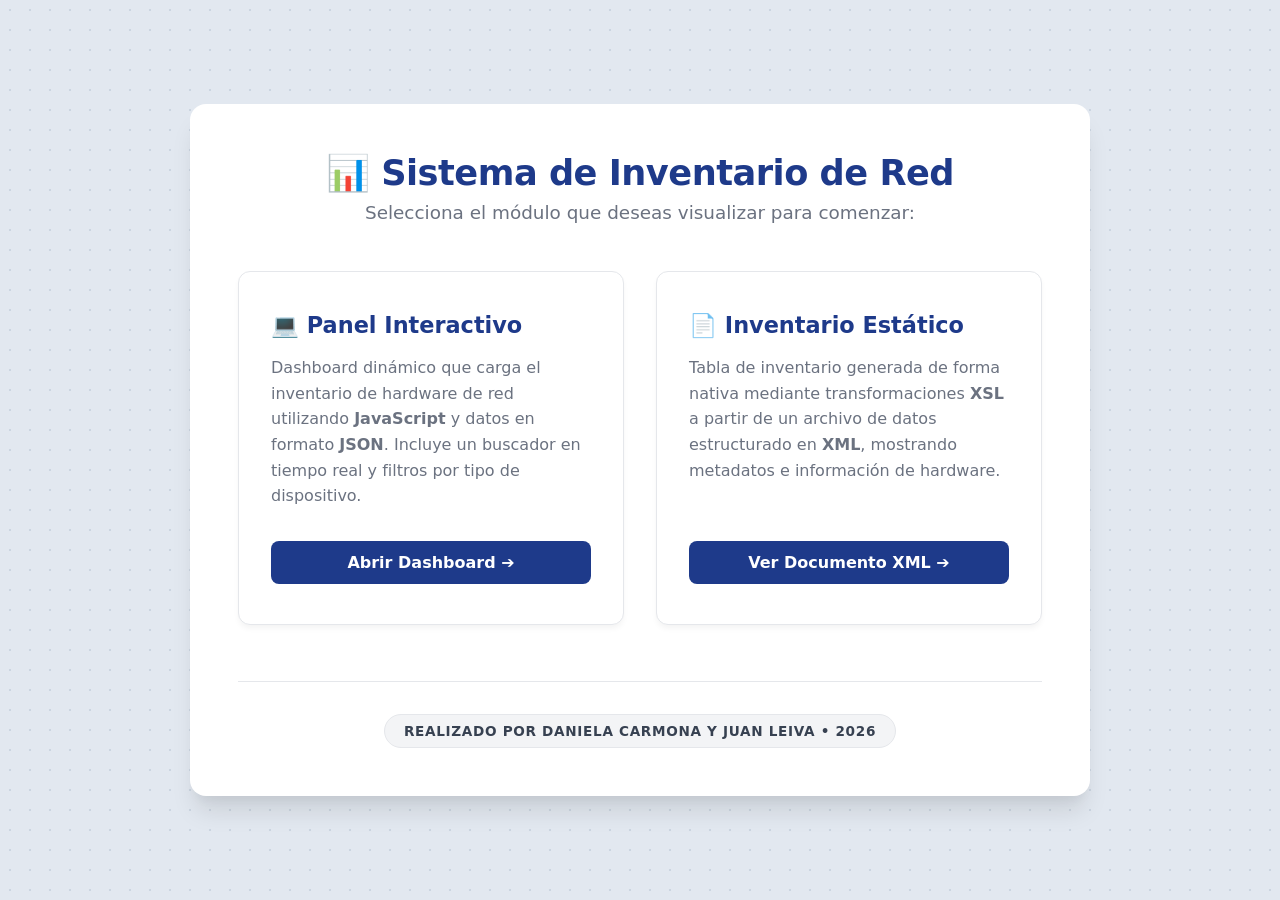
<file: index.html>
<!DOCTYPE html>
<html lang="es">
<head>
    <meta charset="UTF-8">
    <meta name="viewport" content="width=device-width, initial-scale=1.0">
    <title>Inicio | Proyecto de Inventario</title>
    <link rel="stylesheet" href="estilos.css">
    <style>
        /* --- Mejoras visuales para el índice --- */
        
        /* Centrado de la página entera */
        body {
            display: flex;
            justify-content: center;
            align-items: center;
            min-height: 100vh;
            margin: 0;
            background-color: #e2e8f0; /* Un gris un poco más oscuro para contrastar con la caja */
            background-image: radial-gradient(#cbd5e1 1px, transparent 1px);
            background-size: 20px 20px; /* Patrón de puntos moderno */
        }

        /* Contenedor principal tipo panel */
        .container-index {
            background: #ffffff;
            max-width: 900px;
            width: 90%;
            padding: 3rem;
            border-radius: 16px;
            box-shadow: 0 20px 25px -5px rgba(0, 0, 0, 0.1), 0 10px 10px -5px rgba(0, 0, 0, 0.04);
            animation: fadeIn 0.8s ease-out;
        }

        /* Animación de entrada */
        @keyframes fadeIn {
            from { opacity: 0; transform: translateY(20px); }
            to { opacity: 1; transform: translateY(0); }
        }

        .header-top {
            text-align: center;
            margin-bottom: 0.5rem;
            justify-content: center;
        }

        .header-top h1 {
            font-size: 2.2rem;
            color: var(--primary-color, #1e3a8a);
            letter-spacing: -0.5px;
        }

        .subtitle {
            text-align: center;
            color: var(--text-muted, #6b7280);
            font-size: 1.15rem;
            margin-bottom: 3rem;
        }

        .index-grid {
            display: grid;
            grid-template-columns: repeat(auto-fit, minmax(300px, 1fr));
            gap: 2rem;
        }

        .index-card {
            background: var(--card-bg, #ffffff);
            padding: 2.5rem 2rem;
            border-radius: 12px;
            border: 1px solid var(--border-color, #e5e7eb);
            box-shadow: 0 4px 6px -1px rgba(0,0,0,0.05);
            transition: all 0.3s ease;
            display: flex;
            flex-direction: column;
        }

        .index-card:hover {
            transform: translateY(-8px);
            box-shadow: 0 20px 25px -5px rgba(30, 58, 138, 0.1); /* Sombra tintada en azul */
            border-color: #bfdbfe;
        }

        .index-card h2 {
            color: var(--primary-color, #1e3a8a);
            margin-bottom: 1rem;
            font-size: 1.4rem;
            display: flex;
            align-items: center;
            gap: 0.5rem;
        }

        .index-card p {
            color: var(--text-muted, #6b7280);
            margin-bottom: 2rem;
            line-height: 1.6;
            flex-grow: 1; /* Empuja el botón siempre al fondo */
        }

        .btn-link {
            display: flex;
            justify-content: center;
            align-items: center;
            gap: 0.5rem;
            background-color: var(--primary-color, #1e3a8a);
            color: #ffffff;
            padding: 0.75rem 1.5rem;
            text-decoration: none;
            border-radius: 8px;
            font-weight: 600;
            transition: all 0.2s;
            text-align: center;
        }

        .btn-link:hover {
            background-color: #152c69; 
            transform: scale(1.02);
        }

        .project-info {
            margin-top: 3.5rem;
            padding-top: 2rem;
            border-top: 1px solid var(--border-color, #e5e7eb);
            text-align: center;
        }

        .authors-badge {
            display: inline-block;
            background-color: #f3f4f6;
            color: #374151;
            padding: 0.5rem 1.2rem;
            border-radius: 9999px;
            font-size: 0.85rem;
            font-weight: 600;
            letter-spacing: 0.05em;
            border: 1px solid #e5e7eb;
        }
    </style>
</head>
<body>

<div class="container-index">
    <div class="header-top">
        <h1>📊 Sistema de Inventario de Red</h1>
    </div>

    <p class="subtitle">
        Selecciona el módulo que deseas visualizar para comenzar:
    </p>

    <div class="index-grid">
        <div class="index-card">
            <h2>💻 Panel Interactivo</h2>
            <p>Dashboard dinámico que carga el inventario de hardware de red utilizando <strong>JavaScript</strong> y datos en formato <strong>JSON</strong>. Incluye un buscador en tiempo real y filtros por tipo de dispositivo.</p>
            <a href="juan.html" class="btn-link">Abrir Dashboard ➔</a>
        </div>

        <div class="index-card">
            <h2>📄 Inventario Estático</h2>
            <p>Tabla de inventario generada de forma nativa mediante transformaciones <strong>XSL</strong> a partir de un archivo de datos estructurado en <strong>XML</strong>, mostrando metadatos e información de hardware.</p>
            <a href="inventario.xml" class="btn-link">Ver Documento XML ➔</a>
        </div>
    </div>

    <div class="project-info">
        <span class="authors-badge">REALIZADO POR DANIELA CARMONA Y JUAN LEIVA • 2026</span>
    </div>
</div>

</body>
</html>
</file>
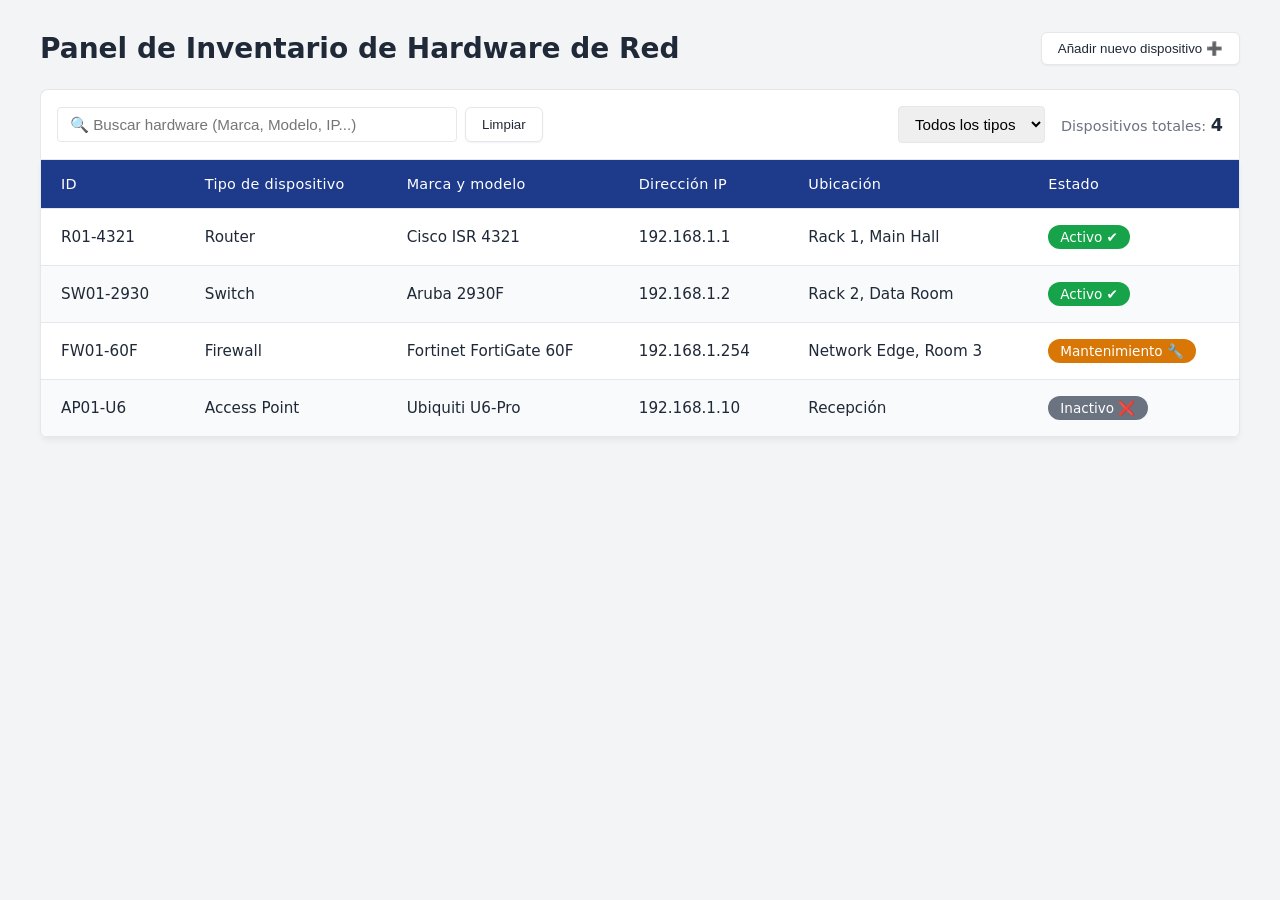
<file: juan.html>
<!DOCTYPE html>
<html lang="es">
<head>
    <meta charset="UTF-8">
    <meta name="viewport" content="width=device-width, initial-scale=1.0">
    <title>Dashboard | Inventario de Red</title>
    <link rel="stylesheet" href="estilos.css">
</head>
<body>

<div class="container">
    <div class="header-top">
        <h1>Panel de Inventario de Hardware de Red</h1>
        <button class="btn-add">Añadir nuevo dispositivo ➕</button>
    </div>

    <div class="controls-bar">
        <div class="search-box">
            <input type="text" id="buscador" placeholder="🔍 Buscar hardware (Marca, Modelo, IP...)">
            <button class="btn-add" id="btnLimpiar">Limpiar</button>
        </div>
        
        <select id="filtroTipo">
            <option value="Todos">Todos los tipos</option>
            <option value="Router">Router</option>
            <option value="Switch">Switch</option>
            <option value="Firewall">Firewall</option>
            <option value="Access Point">Access Point</option>
        </select>

        <div class="stats">
            Dispositivos totales: <strong id="contadorEquipos" style="color: #1f2937; font-size: 1.1rem;">0</strong>
        </div>
    </div>

    <div class="table-container">
        <table>
            <thead>
                <tr>
                    <th>ID</th>
                    <th>Tipo de dispositivo</th>
                    <th>Marca y modelo</th>
                    <th>Dirección IP</th>
                    <th>Ubicación</th>
                    <th>Estado</th>
                </tr>
            </thead>
            <tbody id="cuerpoTabla">
                </tbody>
        </table>
    </div>
</div>

<script src="app.js" defer></script>
</body>
</html>
</file>
<file: estilos.css>
/* --- Variables de Diseño Moderno --- */
:root {
    --primary-color: #1e3a8a; /* Azul oscuro corporativo */
    --bg-color: #f3f4f6;
    --card-bg: #ffffff;
    --text-main: #1f2937;
    --text-muted: #6b7280;
    --border-color: #e5e7eb;
    
    /* Colores de estado */
    --success: #16a34a; /* Verde */
    --warning: #d97706; /* Naranja/Mantenimiento */
    --danger: #dc2626;  /* Rojo */
    --inactive: #6b7280; /* Gris */
}

/* --- Estilos Base --- */
* {
    box-sizing: border-box;
    margin: 0;
    padding: 0;
}

body {
    font-family: 'Segoe UI', system-ui, -apple-system, sans-serif;
    background-color: var(--bg-color);
    color: var(--text-main);
    padding: 2rem;
}

.container {
    max-width: 1200px;
    margin: 0 auto;
}

/* --- Encabezado --- */
.header-top {
    display: flex;
    justify-content: space-between;
    align-items: center;
    margin-bottom: 1.5rem;
}

.header-top h1 {
    font-size: 1.75rem;
    color: var(--text-main);
    font-weight: 600;
}

.btn-add {
    background-color: var(--card-bg);
    border: 1px solid var(--border-color);
    padding: 0.5rem 1rem;
    border-radius: 6px;
    cursor: pointer;
    font-weight: 500;
    color: var(--text-main);
    box-shadow: 0 1px 2px rgba(0,0,0,0.05);
    transition: background-color 0.2s;
}

.btn-add:hover { background-color: #f9fafb; }

/* --- Controles (Buscador y Filtro) --- */
.controls-bar {
    display: flex;
    gap: 1rem;
    align-items: center;
    background: var(--card-bg);
    padding: 1rem;
    border-radius: 8px 8px 0 0; /* Bordes redondeados solo arriba */
    border: 1px solid var(--border-color);
    border-bottom: none;
}

input, select {
    padding: 0.5rem 0.75rem;
    border: 1px solid var(--border-color);
    border-radius: 4px;
    font-size: 0.95rem;
    outline: none;
}

input:focus, select:focus {
    border-color: var(--primary-color);
    box-shadow: 0 0 0 2px rgba(30, 58, 138, 0.1);
}

.search-box {
    flex-grow: 1;
    display: flex;
    gap: 0.5rem;
}

.search-box input {
    width: 100%;
    max-width: 400px;
}

.stats {
    margin-left: auto;
    font-size: 0.9rem;
    color: var(--text-muted);
}

/* --- Tabla Moderna --- */
.table-container {
    background: var(--card-bg);
    border-radius: 0 0 8px 8px; /* Bordes redondeados solo abajo */
    border: 1px solid var(--border-color);
    box-shadow: 0 4px 6px -1px rgba(0,0,0,0.05);
    overflow-x: auto;
}

table {
    width: 100%;
    border-collapse: collapse;
    text-align: left;
}

th, td {
    padding: 1rem 1.25rem;
    border-bottom: 1px solid var(--border-color);
    white-space: nowrap;
}

th {
    background-color: var(--primary-color);
    font-weight: 500;
    color: white;
    font-size: 0.9rem;
    letter-spacing: 0.02em;
}

/* Efecto Cebra para las filas */
tbody tr:nth-child(even) {
    background-color: #f9fafb;
}

tbody tr:hover {
    background-color: #f3f4f6;
}

td {
    font-size: 0.95rem;
}

/* --- Badges de Estado --- */
.badge {
    display: inline-flex;
    align-items: center;
    gap: 0.3rem;
    padding: 0.25rem 0.75rem;
    border-radius: 9999px;
    font-size: 0.85rem;
    font-weight: 500;
    color: white;
}

.badge.activo { background-color: var(--success); }
.badge.mantenimiento { background-color: var(--warning); color: #fff;}
.badge.inactivo { background-color: var(--inactive); }

.empty-state {
    text-align: center;
    padding: 3rem;
    color: var(--text-muted);
}
</file>
